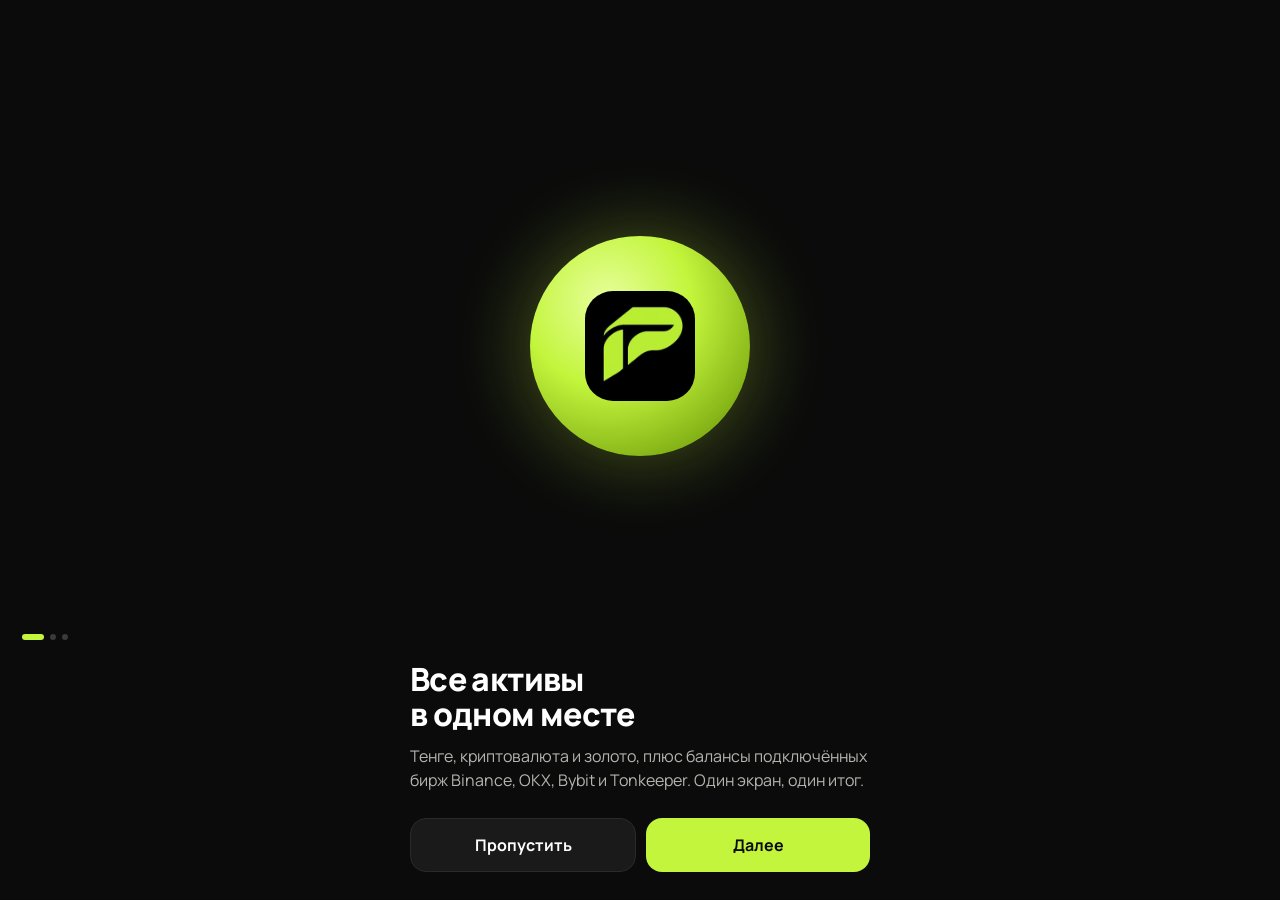
<file: index.html>
<!doctype html>
<html lang="ru">
<head>
  <meta charset="utf-8">
  <meta name="viewport" content="width=device-width, initial-scale=1, viewport-fit=cover">
  <meta name="description" content="Polus Bank — необанк: тенге, криптовалюта и токенизированное золото в одном приложении. Кэшбэк золотом, P2P с эскроу, прозрачные комиссии.">
  <meta name="theme-color" content="#0B0B0B">
  <meta name="apple-mobile-web-app-capable" content="yes">
  <meta name="mobile-web-app-capable" content="yes">
  <meta name="apple-mobile-web-app-status-bar-style" content="black-translucent">
  <meta name="apple-mobile-web-app-title" content="Polus">
  <title>Polus Bank</title>
  <link rel="icon" type="image/png" href="assets/icon-192.png">
  <link rel="apple-touch-icon" href="assets/apple-touch-icon.png">
  <link rel="manifest" href="manifest.webmanifest">
  <link rel="preconnect" href="https://fonts.googleapis.com">
  <link rel="preconnect" href="https://fonts.gstatic.com" crossorigin>
  <link href="https://fonts.googleapis.com/css2?family=Manrope:wght@400;500;600;700;800&display=swap" rel="stylesheet">
  <link rel="stylesheet" href="styles.css">
</head>
<body>
  <div id="app"></div>
  <div id="sheet-root"></div>
  <div id="toast"></div>
  <noscript>Для работы Polus Bank включите JavaScript.</noscript>
  <script src="app.js"></script>
</body>
</html>
</file>
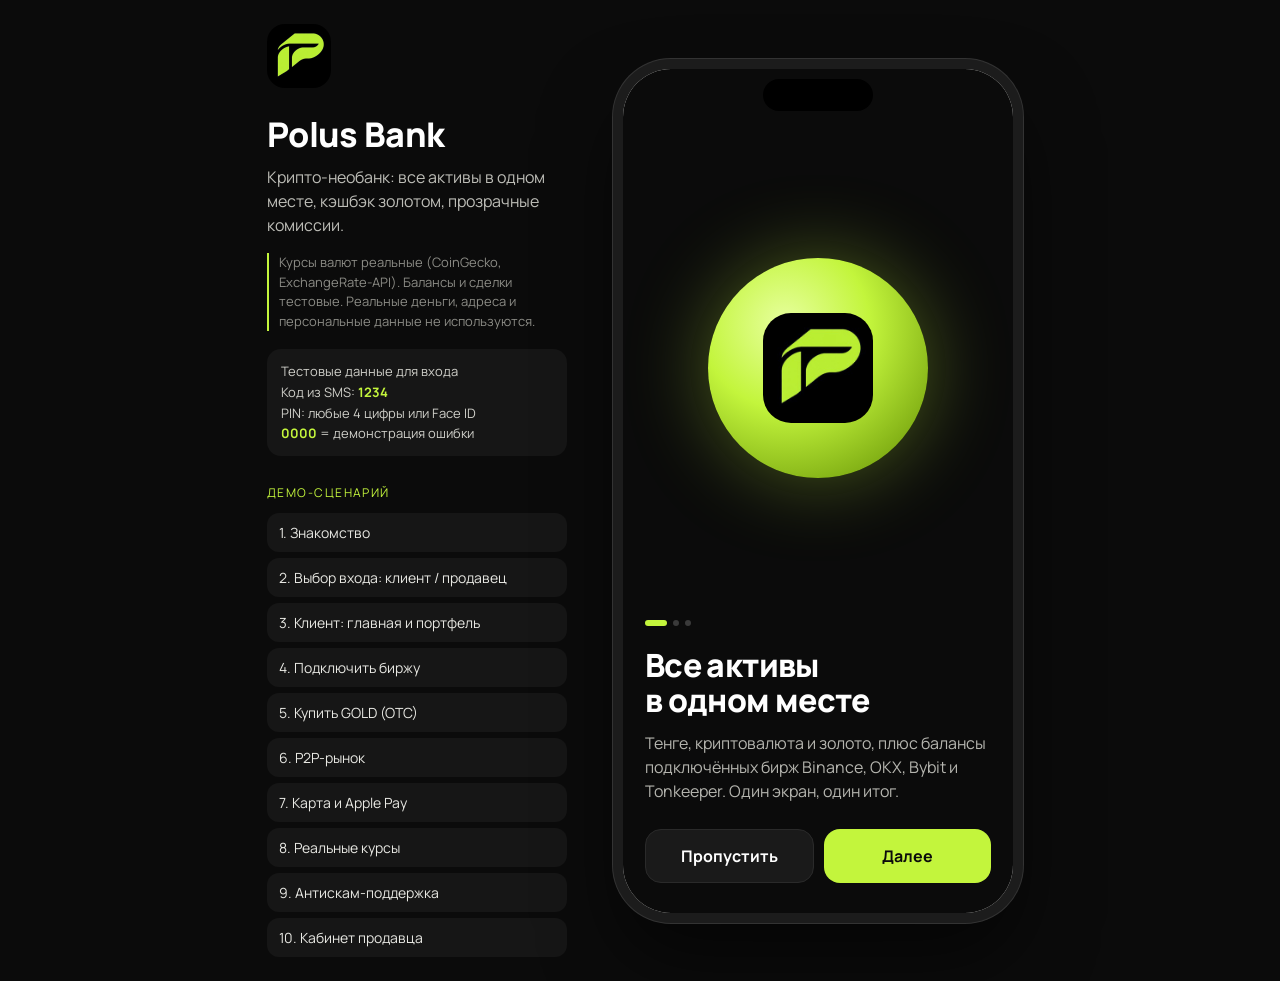
<file: VC-WEEK/index.html>
<!doctype html>
<html lang="ru">
<head>
  <meta charset="utf-8">
  <meta name="viewport" content="width=device-width, initial-scale=1, viewport-fit=cover">
  <meta name="theme-color" content="#0B0B0B">
  <title>Polus Bank</title>
  <link rel="icon" href="assets/logo.jpg">
  <link rel="preconnect" href="https://fonts.googleapis.com">
  <link rel="preconnect" href="https://fonts.gstatic.com" crossorigin>
  <link href="https://fonts.googleapis.com/css2?family=Manrope:wght@400;500;600;700;800&display=swap" rel="stylesheet">
  <link rel="stylesheet" href="styles.css">
</head>
<body>
  <div class="stage">
    <aside class="side">
      <img src="assets/logo.jpg" alt="" class="side-logo">
      <h1>Polus Bank</h1>
      <p class="side-sub">Крипто-необанк: все активы в одном месте, кэшбэк золотом, прозрачные комиссии.</p>
      <div class="side-note">Курсы валют реальные (CoinGecko, ExchangeRate-API). Балансы и сделки тестовые. Реальные деньги, адреса и персональные данные не используются.</div>
      <div class="side-codes">Тестовые данные для входа<br>Код из SMS: <b>1234</b><br>PIN: любые 4 цифры или Face ID<br><b>0000</b> = демонстрация ошибки</div>
      <div class="side-demo">
        <div class="side-h">Демо-сценарий</div>
        <button data-demo="onboarding">1. Знакомство</button>
        <button data-demo="welcome">2. Выбор входа: клиент / продавец</button>
        <button data-demo="home">3. Клиент: главная и портфель</button>
        <button data-demo="partners">4. Подключить биржу</button>
        <button data-demo="otc">5. Купить GOLD (OTC)</button>
        <button data-demo="p2p">6. P2P-рынок</button>
        <button data-demo="card">7. Карта и Apple Pay</button>
        <button data-demo="rates">8. Реальные курсы</button>
        <button data-demo="support">9. Антискам-поддержка</button>
        <button data-demo="seller">10. Кабинет продавца</button>
      </div>
    </aside>
    <div class="phone">
      <div class="notch"></div>
      <div id="app"></div>
      <div id="sheet-root"></div>
      <div id="toast"></div>
    </div>
  </div>
  <script src="app.js"></script>
</body>
</html>
</file>
<file: styles.css>
:root{
  --bg:#F4F4F1;
  --surface:#FFFFFF;
  --ink:#0B0B0B;
  --ink-2:#1A1A1A;
  --muted:#6E6E69;
  --line:#E6E6E1;
  --lime:#C3F53C;
  --lime-d:#9BD10E;
  --lime-soft:#EEFBD0;
  --red:#E5484D;
  --red-soft:#FDECEC;
  --amber:#F5A524;
  --amber-soft:#FFF4DE;
  --radius:20px;
  --font:"Manrope",-apple-system,BlinkMacSystemFont,"Segoe UI",Roboto,sans-serif;
}
*{box-sizing:border-box;margin:0;padding:0;-webkit-tap-highlight-color:transparent}
html,body{height:100%}
html,body{overflow:hidden}
body{font-family:var(--font);background:var(--bg);color:var(--ink);-webkit-font-smoothing:antialiased}
svg{width:20px;height:20px;flex-shrink:0}
button{font:inherit;color:inherit;background:none;border:0;cursor:pointer}
input,select,textarea{font:inherit;color:inherit}
.num{font-variant-numeric:tabular-nums}

/* ---------- app shell ---------- */
#app{height:100vh;height:100dvh;display:flex}
.main{flex:1;min-width:0;height:100%;position:relative;display:flex;flex-direction:column;overflow:hidden}
.sb{display:none}
.scr{flex:1;overflow-y:auto;overflow-x:hidden;padding:calc(env(safe-area-inset-top,0px) + 20px) max(16px,calc((100% - 640px) / 2)) calc(env(safe-area-inset-bottom,0px) + 110px);scrollbar-width:none}
.scr::-webkit-scrollbar{display:none}
.scr.dark{background:var(--ink);color:#fff}
.scr.nonav{padding-bottom:calc(env(safe-area-inset-bottom,0px) + 32px)}
.top{display:flex;align-items:center;justify-content:space-between;margin-bottom:16px;min-height:44px}
.top h2{font-size:20px;font-weight:700;letter-spacing:-.01em}
.top .l{display:flex;align-items:center;gap:10px}
.ibtn{width:40px;height:40px;border-radius:14px;background:var(--surface);display:grid;place-items:center;border:1px solid var(--line)}
.dark .ibtn{background:#1A1A1A;border-color:#2A2A2A}
.ibtn svg{width:20px;height:20px}
.avatar{width:40px;height:40px;border-radius:14px;overflow:hidden}
.avatar img{width:100%;height:100%}

.nav{position:absolute;left:12px;right:12px;bottom:calc(env(safe-area-inset-bottom,0px) + 12px);max-width:520px;margin:0 auto;height:68px;background:var(--ink);border-radius:24px;display:flex;justify-content:space-around;align-items:center;z-index:20;box-shadow:0 10px 30px rgba(0,0,0,.25)}
.nav button{display:flex;flex-direction:column;align-items:center;gap:4px;color:#8A8A85;font-size:11px;font-weight:600;padding:6px 10px;border-radius:14px}
.nav button svg{width:22px;height:22px}
.nav button.on{color:var(--lime)}

/* ---------- common ---------- */
.card{background:var(--surface);border-radius:var(--radius);padding:16px;border:1px solid var(--line)}
.card+.card,.card+.sec,.sec+.card{margin-top:12px}
.sec{margin-top:22px}
.sec-h{display:flex;justify-content:space-between;align-items:baseline;margin-bottom:10px}
.sec-h h3{font-size:16px;font-weight:700}
.sec-h a,.link{font-size:13px;color:var(--muted);font-weight:600;cursor:pointer}
.muted{color:var(--muted)}
.small{font-size:13px}
.tiny{font-size:11px}
.b{font-weight:700}
.row{display:flex;align-items:center;gap:12px}
.row .grow{flex:1;min-width:0}
.between{display:flex;justify-content:space-between;align-items:center;gap:8px}
.stack>*+*{margin-top:10px}
.pill{display:inline-flex;align-items:center;gap:4px;padding:4px 9px;border-radius:999px;font-size:12px;font-weight:700;background:var(--bg);white-space:nowrap}
.pill.lime{background:var(--lime);color:var(--ink)}
.pill.soft{background:var(--lime-soft);color:#3E5A00}
.pill.red{background:var(--red-soft);color:var(--red)}
.pill.amber{background:var(--amber-soft);color:#9A5B00}
.pill.dark{background:var(--ink);color:#fff}
.up{color:#3E8E00}.down{color:var(--red)}
.dark .up{color:var(--lime)}

.btn svg{width:20px;height:20px}
.btn{display:flex;align-items:center;justify-content:center;gap:8px;width:100%;height:54px;border-radius:16px;font-weight:700;font-size:16px;background:var(--ink);color:#fff;transition:transform .1s}
.btn:active{transform:scale(.98)}
.btn.lime{background:var(--lime);color:var(--ink)}
.btn.ghost{background:var(--surface);border:1px solid var(--line);color:var(--ink)}
.btn.red{background:var(--red);color:#fff}
.btn[disabled]{opacity:.4;pointer-events:none}
.btn.sm{height:40px;font-size:14px;border-radius:12px;width:auto;padding:0 16px}
.btns{display:flex;gap:10px}
.btns .btn{flex:1}

.field{display:block;margin-top:12px}
.field span{display:block;font-size:13px;color:var(--muted);font-weight:600;margin-bottom:6px}
.input{display:block;width:100%;height:52px;border-radius:14px;border:1px solid var(--line);background:var(--surface);padding:0 14px;font-size:16px;outline:none}
.input:focus{border-color:var(--ink)}
.input.big{height:68px;font-size:28px;font-weight:800}
.input.err{border-color:var(--red)}
.err-t{color:var(--red);font-size:13px;margin-top:6px;font-weight:600}

.seg{display:flex;background:#EAEAE5;border-radius:14px;padding:4px}
.seg button{flex:1;height:38px;border-radius:11px;font-weight:700;font-size:14px;color:var(--muted)}
.seg button.on{background:var(--surface);color:var(--ink);box-shadow:0 1px 3px rgba(0,0,0,.08)}
.chips{display:flex;gap:8px;overflow-x:auto;scrollbar-width:none;padding-bottom:2px}
.chips::-webkit-scrollbar{display:none}
.chip{padding:8px 14px;border-radius:999px;background:var(--surface);border:1px solid var(--line);font-size:13px;font-weight:700;white-space:nowrap}
.chip.on{background:var(--ink);color:#fff;border-color:var(--ink)}

.list>.li{display:flex;align-items:center;gap:12px;padding:12px 0;border-top:1px solid var(--line);cursor:pointer}
.list>.li:first-child{border-top:0;padding-top:2px}
.list>.li:last-child{padding-bottom:2px}
.li .t{font-weight:700;font-size:15px}
.li .s{font-size:12px;color:var(--muted);margin-top:2px}
.li .r{text-align:right}
.coin{width:40px;height:40px;border-radius:50%;display:grid;place-items:center;font-weight:800;font-size:13px;flex-shrink:0;color:#fff}
.coin.sm{width:30px;height:30px;font-size:11px}
.ex{width:40px;height:40px;border-radius:12px;display:grid;place-items:center;font-weight:800;font-size:14px;flex-shrink:0}

.note{display:flex;gap:10px;padding:12px 14px;border-radius:14px;background:var(--bg);font-size:13px;line-height:1.45;color:var(--ink-2)}
.note svg{width:18px;height:18px;flex-shrink:0;margin-top:1px}
.note.lime{background:var(--lime-soft)}
.note.amber{background:var(--amber-soft)}
.note.red{background:var(--red-soft)}
.kv{display:flex;justify-content:space-between;padding:9px 0;font-size:14px;gap:12px}
.kv+.kv{border-top:1px dashed var(--line)}
.kv .k{color:var(--muted)}
.kv .v{font-weight:700;text-align:right}
.kv.total{border-top:1px solid var(--ink)!important;font-size:16px;padding-top:12px}

/* ---------- home ---------- */
.hero{background:var(--ink);color:#fff;border-radius:26px;padding:20px;position:relative;overflow:hidden}
.hero:after{content:"";position:absolute;right:-60px;top:-60px;width:200px;height:200px;border-radius:50%;background:radial-gradient(circle,rgba(195,245,60,.35),transparent 70%)}
.hero .lbl{font-size:13px;color:#A8A8A2;display:flex;align-items:center;gap:8px}
.hero .bal{font-size:36px;font-weight:800;letter-spacing:-.02em;margin:6px 0 4px}
.bar{display:flex;height:10px;border-radius:6px;overflow:hidden;gap:2px;margin:16px 0 12px}
.bar i{display:block;height:100%}
.legend{display:flex;flex-wrap:wrap;gap:6px 14px;font-size:12px;color:#CFCFC9}
.legend span{display:inline-flex;align-items:center;gap:6px}
.legend b{width:8px;height:8px;border-radius:50%;display:inline-block}
.qa{display:grid;grid-template-columns:repeat(4,1fr);gap:8px;margin-top:14px}
.qa button{display:flex;flex-direction:column;align-items:center;gap:6px;font-size:12px;font-weight:700}
.qa button i{width:56px;height:56px;border-radius:18px;background:var(--surface);border:1px solid var(--line);display:grid;place-items:center}
.qa button:first-child i{background:var(--lime);border-color:var(--lime)}
.qa svg{width:22px;height:22px}
.gold-w{background:linear-gradient(135deg,#C3F53C,#E7FF9E);border-radius:22px;padding:16px;color:var(--ink);position:relative;overflow:hidden}
.gold-w .big{font-size:26px;font-weight:800}
.src-row{display:flex;gap:8px;flex-wrap:wrap}
.src{display:flex;align-items:center;gap:8px;padding:8px 10px 8px 8px;border-radius:14px;background:var(--surface);border:1px solid var(--line);font-size:13px;font-weight:700}
.src .ex{width:26px;height:26px;border-radius:8px;font-size:10px}
.src.add{border-style:dashed;color:var(--muted)}

/* ---------- chart ---------- */
.spark{width:100%;height:120px;display:block}
.spark.sm{width:80px;height:30px}

/* ---------- card ---------- */
.pcard{aspect-ratio:1.586;border-radius:22px;padding:20px;color:#fff;position:relative;overflow:hidden;display:flex;flex-direction:column;justify-content:space-between;box-shadow:0 20px 40px rgba(0,0,0,.18)}
.pcard.black{background:linear-gradient(135deg,#0B0B0B,#262626)}
.pcard.lime{background:linear-gradient(135deg,#C3F53C,#8FD000);color:var(--ink)}
.pcard.white{background:linear-gradient(135deg,#FFFFFF,#E9E9E4);color:var(--ink);border:1px solid var(--line)}
.pcard .pc-logo{width:36px;height:36px;border-radius:10px}
.pcard .pc-num{font-size:18px;letter-spacing:.14em;font-weight:700}
.pcard .pc-chip{width:40px;height:30px;border-radius:6px;background:linear-gradient(135deg,#E6E6E0,#B9B9B2);opacity:.9}
.pcard.frozen{filter:grayscale(1) brightness(.8)}
.pcard .frost{position:absolute;inset:0;display:grid;place-items:center;background:rgba(255,255,255,.25);backdrop-filter:blur(3px);font-weight:800;color:#fff;font-size:18px}
.designs{display:flex;gap:10px;margin-top:14px}
.designs button{flex:1;height:56px;border-radius:14px;border:2px solid transparent}
.designs button.on{border-color:var(--ink);outline:2px solid var(--lime)}

/* ---------- sheet ---------- */
.overlay{position:fixed;inset:0;background:rgba(0,0,0,.45);z-index:60;display:flex;align-items:flex-end;animation:fade .2s}
.sheet{background:var(--surface);width:100%;max-height:92%;overflow-y:auto;border-radius:28px 28px 0 0;padding:10px 18px 28px;animation:up .25s cubic-bezier(.2,.8,.2,1)}
.sheet .grab{width:40px;height:5px;border-radius:3px;background:#D8D8D2;margin:0 auto 14px}
.sheet h3{font-size:20px;font-weight:800;margin-bottom:6px}
@keyframes up{from{transform:translateY(100%)}to{transform:none}}
@keyframes fade{from{opacity:0}to{opacity:1}}
#toast{position:fixed;left:50%;transform:translateX(-50%);width:min(420px,calc(100% - 32px));top:calc(env(safe-area-inset-top,0px) + 16px);z-index:80;pointer-events:none}
.toast{background:var(--ink);color:#fff;padding:14px 16px;border-radius:16px;font-size:14px;font-weight:600;display:flex;gap:10px;align-items:center;animation:up2 .25s;box-shadow:0 10px 30px rgba(0,0,0,.25)}
.toast i{width:22px;height:22px;border-radius:50%;background:var(--lime);display:grid;place-items:center;color:var(--ink);font-style:normal;font-weight:800;flex-shrink:0}
@keyframes up2{from{transform:translateY(-20px);opacity:0}to{transform:none;opacity:1}}

/* ---------- pin ---------- */
.dots{display:flex;gap:16px;justify-content:center;margin:22px 0}
.dots i{width:14px;height:14px;border-radius:50%;background:var(--line)}
.dots i.on{background:var(--ink)}
.dots.shake{animation:shake .4s}
@keyframes shake{25%{transform:translateX(-8px)}75%{transform:translateX(8px)}}
.pad{display:grid;grid-template-columns:repeat(3,1fr);gap:10px}
.pad button{height:58px;border-radius:16px;background:var(--bg);font-size:22px;font-weight:700}
.pad button:active{background:var(--line)}

/* ---------- result ---------- */
.result{text-align:center;padding-top:40px}
.result .ic{width:88px;height:88px;border-radius:50%;margin:0 auto 18px;display:grid;place-items:center;background:var(--lime);animation:pop .4s cubic-bezier(.2,1.4,.4,1)}
.result .ic.err{background:var(--red);color:#fff}
.result .ic svg{width:40px;height:40px}
.result h2{font-size:24px;font-weight:800}
.result p{color:var(--muted);margin-top:8px;line-height:1.5}
@keyframes pop{from{transform:scale(.4)}to{transform:scale(1)}}

/* ---------- onboarding ---------- */
.ob{height:100%;display:flex;flex-direction:column;background:var(--ink);color:#fff;padding:calc(env(safe-area-inset-top,0px) + 48px) 22px calc(env(safe-area-inset-bottom,0px) + 28px);overflow-y:auto}
.ob>*{width:100%;max-width:460px;margin-left:auto;margin-right:auto}
.ob .art{flex:1;display:grid;place-items:center}
.ob h1{font-size:32px;font-weight:800;letter-spacing:-.02em;line-height:1.1}
.ob p{color:#B5B5AF;margin-top:12px;line-height:1.5}
.ob .dotsn{display:flex;gap:6px;margin:22px 0}
.ob .dotsn i{height:6px;width:6px;border-radius:3px;background:#3A3A3A;transition:.2s}
.ob .dotsn i.on{width:22px;background:var(--lime)}
.ob .disc{font-size:12px;color:#8A8A85;margin-top:10px;line-height:1.4}
.orb{width:220px;height:220px;border-radius:50%;background:radial-gradient(circle at 35% 30%,#E7FF9E,#C3F53C 40%,#5E8A00 100%);display:grid;place-items:center;box-shadow:0 0 80px rgba(195,245,60,.35)}
.orb img{width:110px;border-radius:28px}
.orb .au{font-size:64px;font-weight:800;color:var(--ink)}

/* ---------- p2p ---------- */
.ord{padding:14px 0;border-top:1px solid var(--line)}
.ord:first-child{border-top:0}
.ord .nm{font-weight:800;font-size:15px}
.ord .pr{font-size:22px;font-weight:800;margin:6px 0 2px}
.ord.best{background:var(--lime-soft);margin:0 -16px;padding:14px 16px;border-radius:16px;border-top:0}
.ord.best+.ord{border-top:0}
.ord.dim{opacity:.45}
.stars{color:#E8B400;letter-spacing:1px}
.star-in{display:flex;gap:8px;justify-content:center;font-size:34px;margin:12px 0}
.star-in button{color:#D8D8D2}
.star-in button.on{color:#E8B400}
.steps{position:relative;padding-left:26px}
.steps .st{position:relative;padding-bottom:16px;font-size:14px}
.steps .st:before{content:"";position:absolute;left:-26px;top:1px;width:16px;height:16px;border-radius:50%;border:2px solid var(--line);background:var(--surface)}
.steps .st:after{content:"";position:absolute;left:-19px;top:20px;bottom:0;width:2px;background:var(--line)}
.steps .st:last-child:after{display:none}
.steps .st.done:before{background:var(--lime);border-color:var(--lime-d)}
.steps .st.act:before{border-color:var(--ink);background:var(--ink);box-shadow:0 0 0 4px var(--lime-soft)}
.steps .st .s{color:var(--muted);font-size:12px;margin-top:2px}

/* ---------- chat ---------- */
.chat{display:flex;flex-direction:column;gap:8px}
.msg{max-width:84%;padding:10px 14px;border-radius:18px;font-size:14px;line-height:1.45}
.msg.bot{background:var(--surface);border:1px solid var(--line);border-bottom-left-radius:6px;align-self:flex-start}
.msg.me{background:var(--ink);color:#fff;border-bottom-right-radius:6px;align-self:flex-end}
.chat-in{position:absolute;left:0;right:0;bottom:0;padding:10px 12px calc(env(safe-area-inset-bottom,0px) + 18px);background:var(--bg);border-top:1px solid var(--line);z-index:15}

/* ---------- metrics ---------- */
.mgrid{display:grid;grid-template-columns:1fr 1fr;gap:10px}
.metric{background:var(--surface);border:1px solid var(--line);border-radius:18px;padding:14px}
.metric .v{font-size:26px;font-weight:800;margin-top:4px}
.prog{height:6px;border-radius:3px;background:var(--bg);margin-top:10px;overflow:hidden}
.prog i{display:block;height:100%;background:var(--lime-d)}

.toggle{width:46px;height:28px;border-radius:14px;background:#D8D8D2;position:relative;flex-shrink:0;transition:.2s}
.toggle:after{content:"";position:absolute;top:3px;left:3px;width:22px;height:22px;border-radius:50%;background:#fff;transition:.2s;box-shadow:0 1px 3px rgba(0,0,0,.2)}
.toggle.on{background:var(--ink)}
.toggle.on:after{left:21px;background:var(--lime)}
.radio{display:flex;gap:12px;align-items:flex-start;padding:14px;border-radius:16px;border:2px solid var(--line);cursor:pointer}
.radio+.radio{margin-top:10px}
.radio.on{border-color:var(--ink);background:var(--lime-soft)}
.spin{width:44px;height:44px;border-radius:50%;border:4px solid var(--line);border-top-color:var(--ink);animation:rot 0.8s linear infinite;margin:20px auto}
@keyframes rot{to{transform:rotate(360deg)}}
.blink{animation:bl 1s ease-in-out}
@keyframes bl{0%{background:var(--lime-soft)}100%{background:transparent}}

/* coin logos */
.coin img{width:100%;height:100%;border-radius:50%;object-fit:cover;display:block}
/* role cards */
.role{margin-top:14px;background:#161616;border:1px solid #2A2A2A;border-radius:22px;padding:18px}
.side-codes b{color:var(--lime)}

/* ---------- desktop: sidebar layout ---------- */
@media (min-width:900px){
  .sb{display:flex;flex-direction:column;gap:2px;width:264px;flex-shrink:0;height:100%;background:var(--ink);color:#fff;padding:28px 16px 20px;overflow-y:auto}
  .sb .brand{display:flex;align-items:center;gap:12px;padding:0 8px 24px;font-weight:800;font-size:21px;letter-spacing:-.01em}
  .sb .brand img{width:42px;height:42px;border-radius:12px}
  .sb button{display:flex;align-items:center;gap:12px;width:100%;padding:12px;border-radius:14px;color:#BDBDB7;font-weight:600;font-size:15px;text-align:left;transition:.15s}
  .sb button svg{width:20px;height:20px;flex-shrink:0}
  .sb button:hover{background:#1A1A1A;color:#fff}
  .sb button.on{background:#1C1C1C;color:var(--lime)}
  .sb .sb-foot{margin-top:auto;padding-top:14px;border-top:1px solid #222}
  .sb .sb-bal{margin:0 8px 18px;padding:14px;border-radius:16px;background:#161616}
  .sb .sb-bal .tiny{color:#8A8A85}
  .sb .sb-bal .num{font-size:18px;font-weight:800;margin-top:2px}
  .nav{display:none}
  .scr{padding:40px max(40px,calc((100% - 640px) / 2)) 56px}
  .scr.nonav{padding-bottom:56px}
  .chat-in{padding:12px max(40px,calc((100% - 640px) / 2)) 20px}
  .overlay{align-items:center;justify-content:center}
  .sheet{max-width:460px;border-radius:28px;max-height:88vh;padding-top:24px}
  .sheet .grab{display:none}
  .ob{padding-top:80px}
}
.li .grow{flex:1;min-width:0}
.stack>.row>.pill:first-child{min-width:54px;justify-content:center}

/* security block */
.shield-hero{background:var(--ink);color:#fff;border-radius:22px;padding:20px;position:relative;overflow:hidden}
.shield-hero:after{content:"";position:absolute;right:-50px;top:-50px;width:170px;height:170px;border-radius:50%;background:radial-gradient(circle,rgba(195,245,60,.3),transparent 70%);pointer-events:none}
.shield-ic{width:48px;height:48px;border-radius:16px;background:var(--lime);color:var(--ink);display:grid;place-items:center;flex-shrink:0}
.shield-ic svg{width:24px;height:24px}
.lvl{display:flex;gap:4px;margin-top:8px}
.lvl i{flex:1;height:6px;border-radius:3px;background:#2A2A2A}
.lvl i.on{background:var(--lime)}
.perm{width:30px;height:30px;border-radius:10px;display:inline-grid;place-items:center;flex-shrink:0}
.perm.ok{background:var(--lime-soft);color:#3E5A00}
.perm.no{background:var(--red-soft);color:var(--red)}
.grid2{display:grid;grid-template-columns:1fr 1fr;gap:10px}
.grid2 .card+.card{margin-top:0}

/* converter */
.cv-box{background:var(--surface);border:1px solid var(--line);border-radius:20px;padding:16px}
.cv-pick{display:flex;align-items:center;gap:8px;padding:6px 10px 6px 6px;border-radius:999px;background:var(--bg);flex-shrink:0}
.cv-in,.cv-out{width:100%;border:0;outline:0;background:none;text-align:right;font-size:28px;font-weight:800;min-width:0;overflow:hidden;text-overflow:ellipsis;white-space:nowrap}
.cv-out{color:var(--ink)}
.cv-mid{display:flex;justify-content:center;height:12px;position:relative;z-index:2}
.cv-swap{width:44px;height:44px;border-radius:14px;background:var(--ink);color:var(--lime);display:grid;place-items:center;margin-top:-16px;border:4px solid var(--bg);box-sizing:content-box}
</file>
<file: VC-WEEK/styles.css>
:root{
  --bg:#F4F4F1;
  --surface:#FFFFFF;
  --ink:#0B0B0B;
  --ink-2:#1A1A1A;
  --muted:#6E6E69;
  --line:#E6E6E1;
  --lime:#C3F53C;
  --lime-d:#9BD10E;
  --lime-soft:#EEFBD0;
  --red:#E5484D;
  --red-soft:#FDECEC;
  --amber:#F5A524;
  --amber-soft:#FFF4DE;
  --radius:20px;
  --font:"Manrope",-apple-system,BlinkMacSystemFont,"Segoe UI",Roboto,sans-serif;
}
*{box-sizing:border-box;margin:0;padding:0;-webkit-tap-highlight-color:transparent}
html,body{height:100%}
body{font-family:var(--font);background:#0B0B0B;color:var(--ink);-webkit-font-smoothing:antialiased}
button{font:inherit;color:inherit;background:none;border:0;cursor:pointer}
input,select,textarea{font:inherit;color:inherit}
.num{font-variant-numeric:tabular-nums}

/* ---------- stage (desktop presentation) ---------- */
.stage{min-height:100%;display:flex;align-items:center;justify-content:center;gap:56px;padding:24px}
.side{width:300px;color:#fff}
.side-logo{width:64px;height:64px;border-radius:18px}
.side h1{font-size:34px;font-weight:800;margin:18px 0 8px;letter-spacing:-.02em}
.side-sub{color:#BDBDB7;line-height:1.5}
.side-note{margin-top:16px;font-size:13px;color:#8C8C86;line-height:1.5;border-left:2px solid var(--lime);padding-left:10px}
.side-demo{margin-top:28px;display:flex;flex-direction:column;gap:6px}
.side-h{font-size:12px;text-transform:uppercase;letter-spacing:.12em;color:var(--lime);margin-bottom:6px}
.side-demo button{text-align:left;color:#E8E8E3;padding:10px 12px;border-radius:12px;background:#161616;font-size:14px;transition:.15s}
.side-demo button:hover{background:#222;color:var(--lime)}
.phone{position:relative;width:390px;height:844px;border-radius:48px;background:var(--bg);overflow:hidden;box-shadow:0 0 0 10px #1C1C1C,0 0 0 11px #333,0 40px 80px rgba(0,0,0,.6)}
.notch{position:absolute;top:10px;left:50%;transform:translateX(-50%);width:110px;height:32px;background:#000;border-radius:20px;z-index:50}
@media (max-width:820px){
  body{background:var(--bg)}
  .stage{padding:0;display:block}
  .side{display:none}
  .phone{width:100%;height:100dvh;border-radius:0;box-shadow:none}
  .notch{display:none}
}

/* ---------- app shell ---------- */
#app{height:100%;display:flex;flex-direction:column}
.scr{flex:1;overflow-y:auto;overflow-x:hidden;padding:56px 16px 110px;scrollbar-width:none}
.scr::-webkit-scrollbar{display:none}
.scr.dark{background:var(--ink);color:#fff}
.scr.nonav{padding-bottom:32px}
.top{display:flex;align-items:center;justify-content:space-between;margin-bottom:16px;min-height:44px}
.top h2{font-size:20px;font-weight:700;letter-spacing:-.01em}
.top .l{display:flex;align-items:center;gap:10px}
.ibtn{width:40px;height:40px;border-radius:14px;background:var(--surface);display:grid;place-items:center;border:1px solid var(--line)}
.dark .ibtn{background:#1A1A1A;border-color:#2A2A2A}
.ibtn svg{width:20px;height:20px}
.avatar{width:40px;height:40px;border-radius:14px;overflow:hidden}
.avatar img{width:100%;height:100%}

.nav{position:absolute;left:12px;right:12px;bottom:14px;height:68px;background:var(--ink);border-radius:24px;display:flex;justify-content:space-around;align-items:center;z-index:20;box-shadow:0 10px 30px rgba(0,0,0,.25)}
.nav button{display:flex;flex-direction:column;align-items:center;gap:4px;color:#8A8A85;font-size:11px;font-weight:600;padding:6px 10px;border-radius:14px}
.nav button svg{width:22px;height:22px}
.nav button.on{color:var(--lime)}

/* ---------- common ---------- */
.card{background:var(--surface);border-radius:var(--radius);padding:16px;border:1px solid var(--line)}
.card+.card,.card+.sec,.sec+.card{margin-top:12px}
.sec{margin-top:22px}
.sec-h{display:flex;justify-content:space-between;align-items:baseline;margin-bottom:10px}
.sec-h h3{font-size:16px;font-weight:700}
.sec-h a,.link{font-size:13px;color:var(--muted);font-weight:600;cursor:pointer}
.muted{color:var(--muted)}
.small{font-size:13px}
.tiny{font-size:11px}
.b{font-weight:700}
.row{display:flex;align-items:center;gap:12px}
.row .grow{flex:1;min-width:0}
.between{display:flex;justify-content:space-between;align-items:center;gap:8px}
.stack>*+*{margin-top:10px}
.pill{display:inline-flex;align-items:center;gap:4px;padding:4px 9px;border-radius:999px;font-size:12px;font-weight:700;background:var(--bg);white-space:nowrap}
.pill.lime{background:var(--lime);color:var(--ink)}
.pill.soft{background:var(--lime-soft);color:#3E5A00}
.pill.red{background:var(--red-soft);color:var(--red)}
.pill.amber{background:var(--amber-soft);color:#9A5B00}
.pill.dark{background:var(--ink);color:#fff}
.up{color:#3E8E00}.down{color:var(--red)}
.dark .up{color:var(--lime)}

.btn{display:flex;align-items:center;justify-content:center;gap:8px;width:100%;height:54px;border-radius:16px;font-weight:700;font-size:16px;background:var(--ink);color:#fff;transition:transform .1s}
.btn:active{transform:scale(.98)}
.btn.lime{background:var(--lime);color:var(--ink)}
.btn.ghost{background:var(--surface);border:1px solid var(--line);color:var(--ink)}
.btn.red{background:var(--red);color:#fff}
.btn[disabled]{opacity:.4;pointer-events:none}
.btn.sm{height:40px;font-size:14px;border-radius:12px;width:auto;padding:0 16px}
.btns{display:flex;gap:10px}
.btns .btn{flex:1}

.field{display:block;margin-top:12px}
.field span{display:block;font-size:13px;color:var(--muted);font-weight:600;margin-bottom:6px}
.input{width:100%;height:52px;border-radius:14px;border:1px solid var(--line);background:var(--surface);padding:0 14px;font-size:16px;outline:none}
.input:focus{border-color:var(--ink)}
.input.big{height:68px;font-size:28px;font-weight:800}
.input.err{border-color:var(--red)}
.err-t{color:var(--red);font-size:13px;margin-top:6px;font-weight:600}

.seg{display:flex;background:#EAEAE5;border-radius:14px;padding:4px}
.seg button{flex:1;height:38px;border-radius:11px;font-weight:700;font-size:14px;color:var(--muted)}
.seg button.on{background:var(--surface);color:var(--ink);box-shadow:0 1px 3px rgba(0,0,0,.08)}
.chips{display:flex;gap:8px;overflow-x:auto;scrollbar-width:none;padding-bottom:2px}
.chips::-webkit-scrollbar{display:none}
.chip{padding:8px 14px;border-radius:999px;background:var(--surface);border:1px solid var(--line);font-size:13px;font-weight:700;white-space:nowrap}
.chip.on{background:var(--ink);color:#fff;border-color:var(--ink)}

.list>.li{display:flex;align-items:center;gap:12px;padding:12px 0;border-top:1px solid var(--line);cursor:pointer}
.list>.li:first-child{border-top:0;padding-top:2px}
.list>.li:last-child{padding-bottom:2px}
.li .t{font-weight:700;font-size:15px}
.li .s{font-size:12px;color:var(--muted);margin-top:2px}
.li .r{text-align:right}
.coin{width:40px;height:40px;border-radius:50%;display:grid;place-items:center;font-weight:800;font-size:13px;flex-shrink:0;color:#fff}
.coin.sm{width:30px;height:30px;font-size:11px}
.ex{width:40px;height:40px;border-radius:12px;display:grid;place-items:center;font-weight:800;font-size:14px;flex-shrink:0}

.note{display:flex;gap:10px;padding:12px 14px;border-radius:14px;background:var(--bg);font-size:13px;line-height:1.45;color:var(--ink-2)}
.note svg{width:18px;height:18px;flex-shrink:0;margin-top:1px}
.note.lime{background:var(--lime-soft)}
.note.amber{background:var(--amber-soft)}
.note.red{background:var(--red-soft)}
.kv{display:flex;justify-content:space-between;padding:9px 0;font-size:14px;gap:12px}
.kv+.kv{border-top:1px dashed var(--line)}
.kv .k{color:var(--muted)}
.kv .v{font-weight:700;text-align:right}
.kv.total{border-top:1px solid var(--ink)!important;font-size:16px;padding-top:12px}

/* ---------- home ---------- */
.hero{background:var(--ink);color:#fff;border-radius:26px;padding:20px;position:relative;overflow:hidden}
.hero:after{content:"";position:absolute;right:-60px;top:-60px;width:200px;height:200px;border-radius:50%;background:radial-gradient(circle,rgba(195,245,60,.35),transparent 70%)}
.hero .lbl{font-size:13px;color:#A8A8A2;display:flex;align-items:center;gap:8px}
.hero .bal{font-size:36px;font-weight:800;letter-spacing:-.02em;margin:6px 0 4px}
.bar{display:flex;height:10px;border-radius:6px;overflow:hidden;gap:2px;margin:16px 0 12px}
.bar i{display:block;height:100%}
.legend{display:flex;flex-wrap:wrap;gap:6px 14px;font-size:12px;color:#CFCFC9}
.legend span{display:inline-flex;align-items:center;gap:6px}
.legend b{width:8px;height:8px;border-radius:50%;display:inline-block}
.qa{display:grid;grid-template-columns:repeat(4,1fr);gap:8px;margin-top:14px}
.qa button{display:flex;flex-direction:column;align-items:center;gap:6px;font-size:12px;font-weight:700}
.qa button i{width:56px;height:56px;border-radius:18px;background:var(--surface);border:1px solid var(--line);display:grid;place-items:center}
.qa button:first-child i{background:var(--lime);border-color:var(--lime)}
.qa svg{width:22px;height:22px}
.gold-w{background:linear-gradient(135deg,#C3F53C,#E7FF9E);border-radius:22px;padding:16px;color:var(--ink);position:relative;overflow:hidden}
.gold-w .big{font-size:26px;font-weight:800}
.src-row{display:flex;gap:8px;flex-wrap:wrap}
.src{display:flex;align-items:center;gap:8px;padding:8px 10px 8px 8px;border-radius:14px;background:var(--surface);border:1px solid var(--line);font-size:13px;font-weight:700}
.src .ex{width:26px;height:26px;border-radius:8px;font-size:10px}
.src.add{border-style:dashed;color:var(--muted)}

/* ---------- chart ---------- */
.spark{width:100%;height:120px;display:block}
.spark.sm{width:80px;height:30px}

/* ---------- card ---------- */
.pcard{aspect-ratio:1.586;border-radius:22px;padding:20px;color:#fff;position:relative;overflow:hidden;display:flex;flex-direction:column;justify-content:space-between;box-shadow:0 20px 40px rgba(0,0,0,.18)}
.pcard.black{background:linear-gradient(135deg,#0B0B0B,#262626)}
.pcard.lime{background:linear-gradient(135deg,#C3F53C,#8FD000);color:var(--ink)}
.pcard.white{background:linear-gradient(135deg,#FFFFFF,#E9E9E4);color:var(--ink);border:1px solid var(--line)}
.pcard .pc-logo{width:36px;height:36px;border-radius:10px}
.pcard .pc-num{font-size:18px;letter-spacing:.14em;font-weight:700}
.pcard .pc-chip{width:40px;height:30px;border-radius:6px;background:linear-gradient(135deg,#E6E6E0,#B9B9B2);opacity:.9}
.pcard.frozen{filter:grayscale(1) brightness(.8)}
.pcard .frost{position:absolute;inset:0;display:grid;place-items:center;background:rgba(255,255,255,.25);backdrop-filter:blur(3px);font-weight:800;color:#fff;font-size:18px}
.designs{display:flex;gap:10px;margin-top:14px}
.designs button{flex:1;height:56px;border-radius:14px;border:2px solid transparent}
.designs button.on{border-color:var(--ink);outline:2px solid var(--lime)}

/* ---------- sheet ---------- */
.overlay{position:absolute;inset:0;background:rgba(0,0,0,.45);z-index:60;display:flex;align-items:flex-end;animation:fade .2s}
.sheet{background:var(--surface);width:100%;max-height:92%;overflow-y:auto;border-radius:28px 28px 0 0;padding:10px 18px 28px;animation:up .25s cubic-bezier(.2,.8,.2,1)}
.sheet .grab{width:40px;height:5px;border-radius:3px;background:#D8D8D2;margin:0 auto 14px}
.sheet h3{font-size:20px;font-weight:800;margin-bottom:6px}
@keyframes up{from{transform:translateY(100%)}to{transform:none}}
@keyframes fade{from{opacity:0}to{opacity:1}}
#toast{position:absolute;left:16px;right:16px;top:54px;z-index:80;pointer-events:none}
.toast{background:var(--ink);color:#fff;padding:14px 16px;border-radius:16px;font-size:14px;font-weight:600;display:flex;gap:10px;align-items:center;animation:up2 .25s;box-shadow:0 10px 30px rgba(0,0,0,.25)}
.toast i{width:22px;height:22px;border-radius:50%;background:var(--lime);display:grid;place-items:center;color:var(--ink);font-style:normal;font-weight:800;flex-shrink:0}
@keyframes up2{from{transform:translateY(-20px);opacity:0}to{transform:none;opacity:1}}

/* ---------- pin ---------- */
.dots{display:flex;gap:16px;justify-content:center;margin:22px 0}
.dots i{width:14px;height:14px;border-radius:50%;background:var(--line)}
.dots i.on{background:var(--ink)}
.dots.shake{animation:shake .4s}
@keyframes shake{25%{transform:translateX(-8px)}75%{transform:translateX(8px)}}
.pad{display:grid;grid-template-columns:repeat(3,1fr);gap:10px}
.pad button{height:58px;border-radius:16px;background:var(--bg);font-size:22px;font-weight:700}
.pad button:active{background:var(--line)}

/* ---------- result ---------- */
.result{text-align:center;padding-top:40px}
.result .ic{width:88px;height:88px;border-radius:50%;margin:0 auto 18px;display:grid;place-items:center;background:var(--lime);animation:pop .4s cubic-bezier(.2,1.4,.4,1)}
.result .ic.err{background:var(--red);color:#fff}
.result .ic svg{width:40px;height:40px}
.result h2{font-size:24px;font-weight:800}
.result p{color:var(--muted);margin-top:8px;line-height:1.5}
@keyframes pop{from{transform:scale(.4)}to{transform:scale(1)}}

/* ---------- onboarding ---------- */
.ob{height:100%;display:flex;flex-direction:column;background:var(--ink);color:#fff;padding:70px 22px 30px}
.ob .art{flex:1;display:grid;place-items:center}
.ob h1{font-size:32px;font-weight:800;letter-spacing:-.02em;line-height:1.1}
.ob p{color:#B5B5AF;margin-top:12px;line-height:1.5}
.ob .dotsn{display:flex;gap:6px;margin:22px 0}
.ob .dotsn i{height:6px;width:6px;border-radius:3px;background:#3A3A3A;transition:.2s}
.ob .dotsn i.on{width:22px;background:var(--lime)}
.ob .disc{font-size:12px;color:#8A8A85;margin-top:10px;line-height:1.4}
.orb{width:220px;height:220px;border-radius:50%;background:radial-gradient(circle at 35% 30%,#E7FF9E,#C3F53C 40%,#5E8A00 100%);display:grid;place-items:center;box-shadow:0 0 80px rgba(195,245,60,.35)}
.orb img{width:110px;border-radius:28px}
.orb .au{font-size:64px;font-weight:800;color:var(--ink)}

/* ---------- p2p ---------- */
.ord{padding:14px 0;border-top:1px solid var(--line)}
.ord:first-child{border-top:0}
.ord .nm{font-weight:800;font-size:15px}
.ord .pr{font-size:22px;font-weight:800;margin:6px 0 2px}
.ord.best{background:var(--lime-soft);margin:0 -16px;padding:14px 16px;border-radius:16px;border-top:0}
.ord.best+.ord{border-top:0}
.ord.dim{opacity:.45}
.stars{color:#E8B400;letter-spacing:1px}
.star-in{display:flex;gap:8px;justify-content:center;font-size:34px;margin:12px 0}
.star-in button{color:#D8D8D2}
.star-in button.on{color:#E8B400}
.steps{position:relative;padding-left:26px}
.steps .st{position:relative;padding-bottom:16px;font-size:14px}
.steps .st:before{content:"";position:absolute;left:-26px;top:1px;width:16px;height:16px;border-radius:50%;border:2px solid var(--line);background:var(--surface)}
.steps .st:after{content:"";position:absolute;left:-19px;top:20px;bottom:0;width:2px;background:var(--line)}
.steps .st:last-child:after{display:none}
.steps .st.done:before{background:var(--lime);border-color:var(--lime-d)}
.steps .st.act:before{border-color:var(--ink);background:var(--ink);box-shadow:0 0 0 4px var(--lime-soft)}
.steps .st .s{color:var(--muted);font-size:12px;margin-top:2px}

/* ---------- chat ---------- */
.chat{display:flex;flex-direction:column;gap:8px}
.msg{max-width:84%;padding:10px 14px;border-radius:18px;font-size:14px;line-height:1.45}
.msg.bot{background:var(--surface);border:1px solid var(--line);border-bottom-left-radius:6px;align-self:flex-start}
.msg.me{background:var(--ink);color:#fff;border-bottom-right-radius:6px;align-self:flex-end}
.chat-in{position:absolute;left:0;right:0;bottom:0;padding:10px 12px 18px;background:var(--bg);border-top:1px solid var(--line);z-index:15}

/* ---------- metrics ---------- */
.mgrid{display:grid;grid-template-columns:1fr 1fr;gap:10px}
.metric{background:var(--surface);border:1px solid var(--line);border-radius:18px;padding:14px}
.metric .v{font-size:26px;font-weight:800;margin-top:4px}
.prog{height:6px;border-radius:3px;background:var(--bg);margin-top:10px;overflow:hidden}
.prog i{display:block;height:100%;background:var(--lime-d)}

.toggle{width:46px;height:28px;border-radius:14px;background:#D8D8D2;position:relative;flex-shrink:0;transition:.2s}
.toggle:after{content:"";position:absolute;top:3px;left:3px;width:22px;height:22px;border-radius:50%;background:#fff;transition:.2s;box-shadow:0 1px 3px rgba(0,0,0,.2)}
.toggle.on{background:var(--ink)}
.toggle.on:after{left:21px;background:var(--lime)}
.radio{display:flex;gap:12px;align-items:flex-start;padding:14px;border-radius:16px;border:2px solid var(--line);cursor:pointer}
.radio+.radio{margin-top:10px}
.radio.on{border-color:var(--ink);background:var(--lime-soft)}
.spin{width:44px;height:44px;border-radius:50%;border:4px solid var(--line);border-top-color:var(--ink);animation:rot 0.8s linear infinite;margin:20px auto}
@keyframes rot{to{transform:rotate(360deg)}}
.blink{animation:bl 1s ease-in-out}
@keyframes bl{0%{background:var(--lime-soft)}100%{background:transparent}}

/* coin logos */
.coin img{width:100%;height:100%;border-radius:50%;object-fit:cover;display:block}
/* role cards */
.role{margin-top:14px;background:#161616;border:1px solid #2A2A2A;border-radius:22px;padding:18px}
.side-codes{margin-top:18px;background:#161616;border-radius:14px;padding:12px 14px;font-size:13px;color:#CFCFC9;line-height:1.6}
.side-codes b{color:var(--lime)}
</file>
